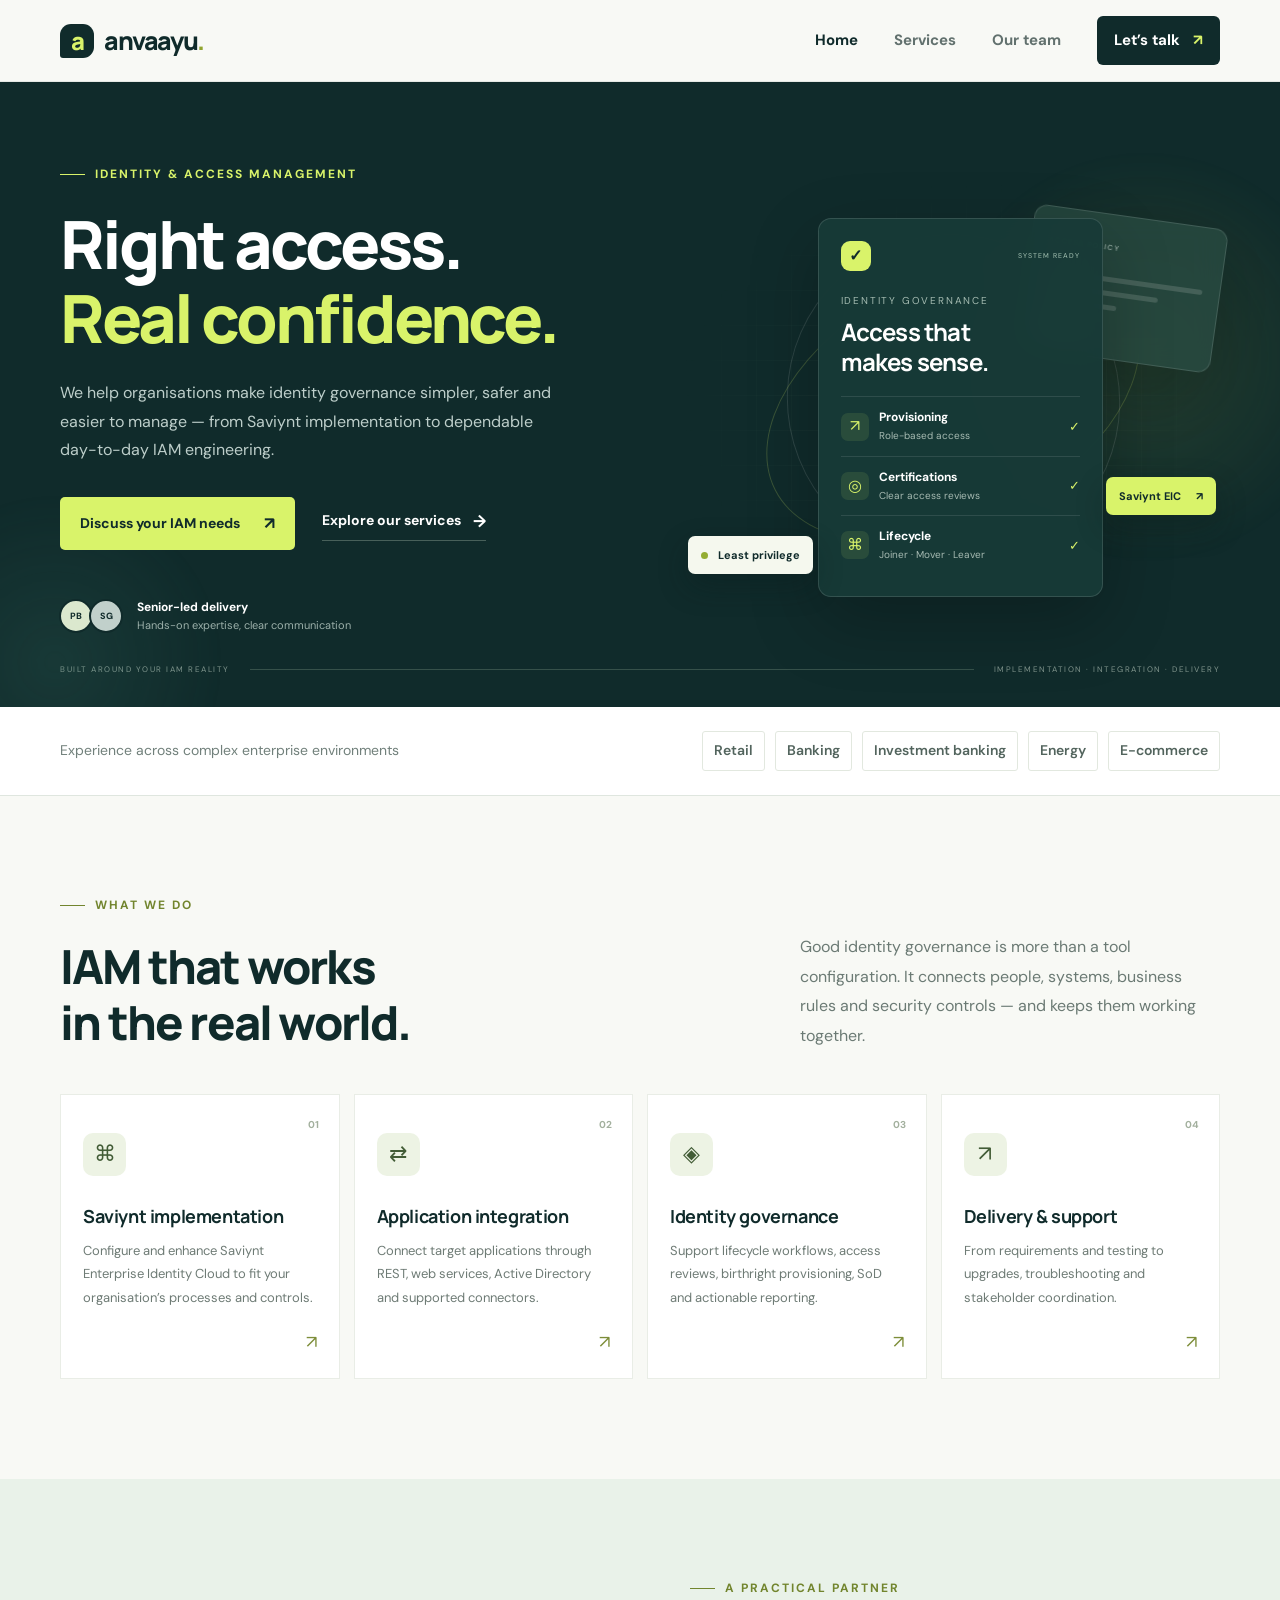
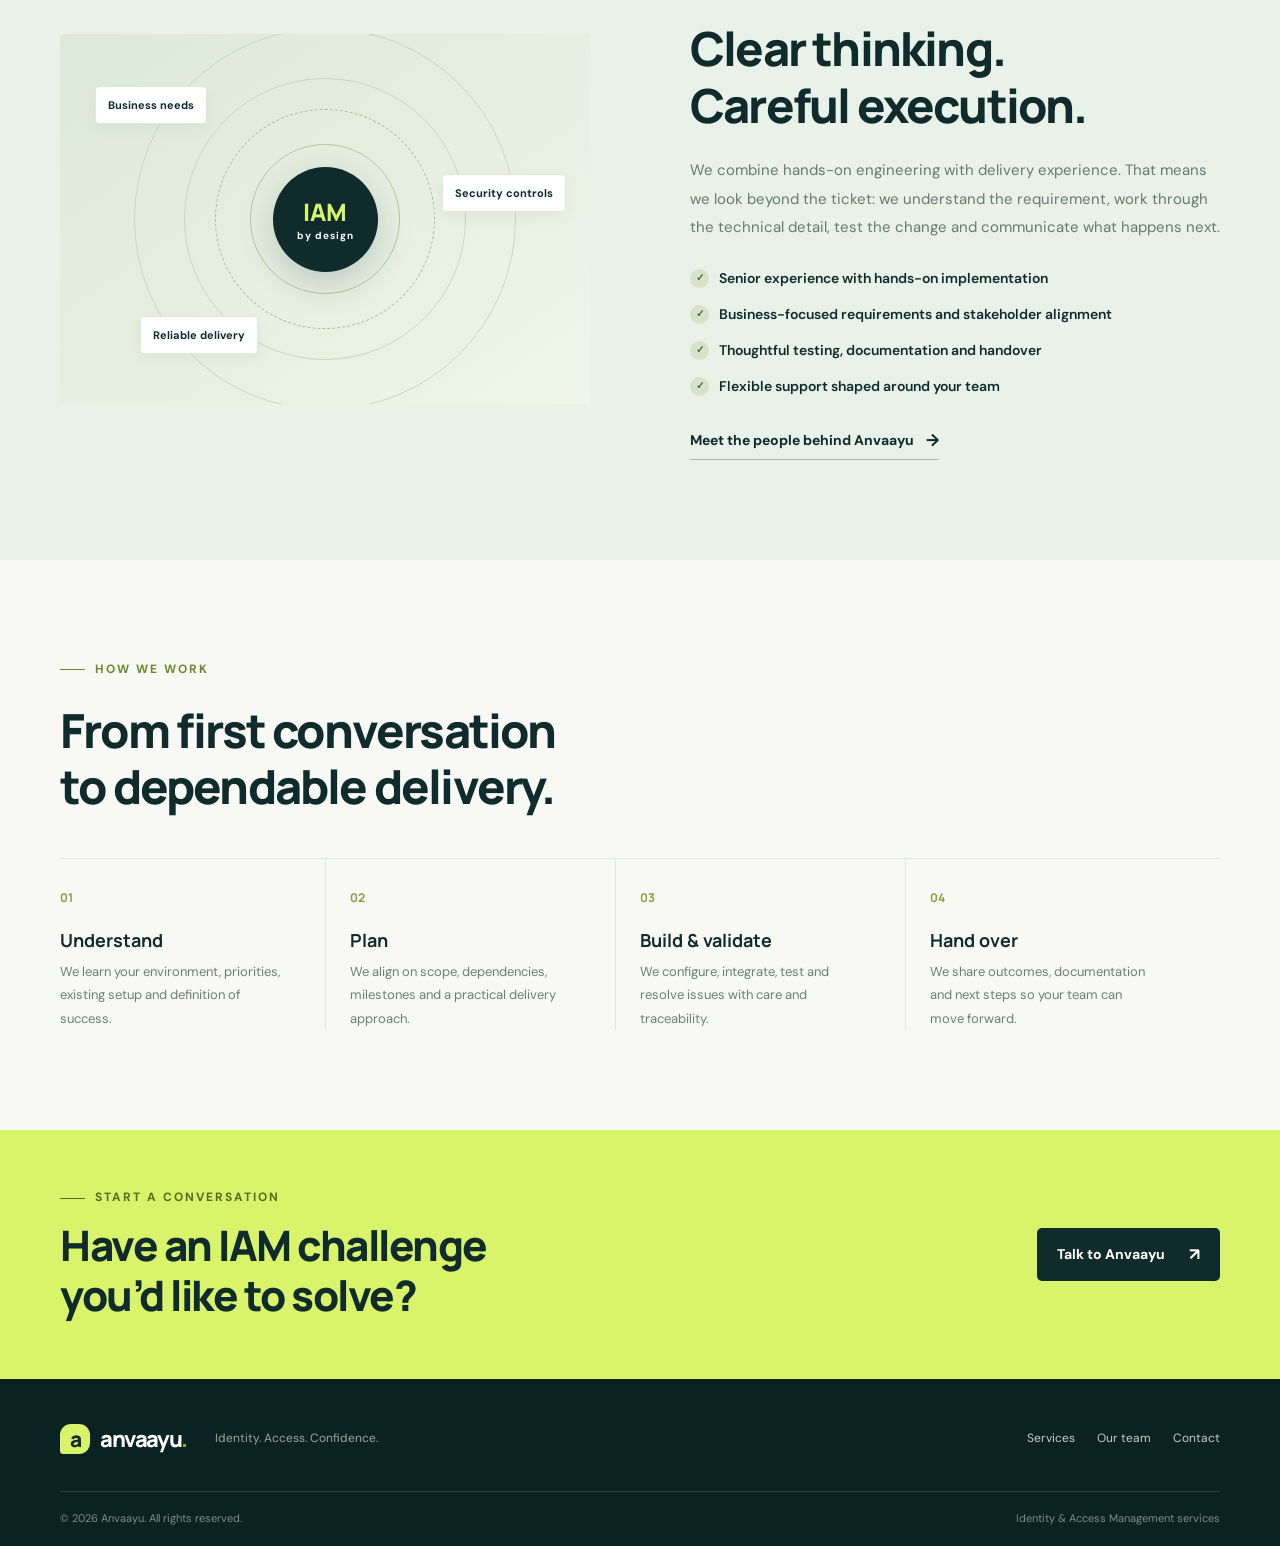
<file: index.html>
<!doctype html>
<html lang="en">
<head>
  <meta charset="utf-8">
  <meta name="viewport" content="width=device-width, initial-scale=1">
  <meta name="description" content="Anvaayu helps organisations strengthen identity governance and administration with Saviynt implementation, IAM engineering and delivery support.">
  <meta name="theme-color" content="#102b2b">
  <title>Anvaayu | Identity. Access. Confidence.</title>
  <link rel="preconnect" href="https://fonts.googleapis.com">
  <link rel="preconnect" href="https://fonts.gstatic.com" crossorigin>
  <link href="https://fonts.googleapis.com/css2?family=DM+Sans:wght@400;500;600;700&family=Manrope:wght@400;500;600;700;800&display=swap" rel="stylesheet">
  <link rel="stylesheet" href="assets/css/style.css">
  <link rel="stylesheet" href="assets/css/temporary-surprise.css">
  <script src="assets/js/main.js" defer></script>
  <script src="assets/js/temporary-surprise.js" defer></script>
</head>
<body>
  <a class="skip-link" href="#main">Skip to content</a>
  <header class="site-header">
    <div class="container nav-wrap">
      <a class="brand" href="index.html" aria-label="Anvaayu home"><span class="brand-mark">a</span><span>anvaayu<span class="brand-dot">.</span></span></a>
      <button class="menu-toggle" aria-label="Open navigation" aria-expanded="false"><span></span><span></span><span></span></button>
      <nav class="main-nav" aria-label="Main navigation">
        <a class="active" href="index.html">Home</a><a href="services.html">Services</a><a href="team.html">Our team</a><a href="contact.html" class="nav-cta">Let’s talk <span aria-hidden="true">↗</span></a>
      </nav>
    </div>
  </header>

  <main id="main">
    <section class="hero section-dark">
      <div class="hero-orb orb-one"></div><div class="hero-orb orb-two"></div>
      <div class="container hero-grid">
        <div class="hero-copy">
          <p class="eyebrow"><span class="eyebrow-line"></span> Identity & Access Management</p>
          <h1>Right access.<br><span>Real confidence.</span></h1>
          <p class="hero-intro">We help organisations make identity governance simpler, safer and easier to manage — from Saviynt implementation to dependable day-to-day IAM engineering.</p>
          <div class="hero-actions"><a class="button button-lime" href="contact.html">Discuss your IAM needs <span>↗</span></a><a class="text-link light-link" href="services.html">Explore our services <span>→</span></a></div>
          <div class="hero-proof"><div class="proof-avatars"><span>PB</span><span>SG</span></div><p><strong>Senior-led delivery</strong><br><small>Hands-on expertise, clear communication</small></p></div>
        </div>
        <div class="hero-visual" aria-label="Abstract identity access illustration">
          <div class="visual-grid"></div>
          <div class="orbit orbit-a"></div><div class="orbit orbit-b"></div>
          <div class="identity-card card-back"><span class="mini-label">ACCESS POLICY</span><div class="fake-lines"><i></i><i></i><i></i></div><span class="status-pill">Governed</span></div>
          <div class="identity-card card-main"><div class="card-top"><span class="shield-icon">✓</span><span class="live-dot">SYSTEM READY</span></div><p class="card-kicker">IDENTITY GOVERNANCE</p><h3>Access that<br>makes sense.</h3><div class="access-row"><span class="access-icon">↗</span><div><b>Provisioning</b><small>Role-based access</small></div><span class="check">✓</span></div><div class="access-row"><span class="access-icon">◎</span><div><b>Certifications</b><small>Clear access reviews</small></div><span class="check">✓</span></div><div class="access-row"><span class="access-icon">⌘</span><div><b>Lifecycle</b><small>Joiner · Mover · Leaver</small></div><span class="check">✓</span></div></div>
          <div class="floating-chip chip-one"><span class="chip-dot"></span> Least privilege</div><div class="floating-chip chip-two">Saviynt EIC <b>↗</b></div>
        </div>
      </div>
      <div class="container hero-bottom"><span>BUILT AROUND YOUR IAM REALITY</span><div class="hero-bottom-line"></div><span>IMPLEMENTATION · INTEGRATION · DELIVERY</span></div>
    </section>

    <section class="trust-strip"><div class="container trust-inner"><p>Experience across complex enterprise environments</p><div class="trust-tags"><span>Retail</span><span>Banking</span><span>Investment banking</span><span>Energy</span><span>E-commerce</span></div></div></section>

    <section class="section section-light">
      <div class="container">
        <div class="section-heading split-heading"><div><p class="eyebrow"><span class="eyebrow-line"></span> What we do</p><h2>IAM that works<br>in the real world.</h2></div><p class="section-lead">Good identity governance is more than a tool configuration. It connects people, systems, business rules and security controls — and keeps them working together.</p></div>
        <div class="service-grid">
          <a class="service-card" href="services.html#saviynt"><span class="service-number">01</span><span class="service-icon">⌘</span><h3>Saviynt implementation</h3><p>Configure and enhance Saviynt Enterprise Identity Cloud to fit your organisation’s processes and controls.</p><span class="card-arrow">↗</span></a>
          <a class="service-card" href="services.html#integration"><span class="service-number">02</span><span class="service-icon">⇄</span><h3>Application integration</h3><p>Connect target applications through REST, web services, Active Directory and supported connectors.</p><span class="card-arrow">↗</span></a>
          <a class="service-card" href="services.html#governance"><span class="service-number">03</span><span class="service-icon">◈</span><h3>Identity governance</h3><p>Support lifecycle workflows, access reviews, birthright provisioning, SoD and actionable reporting.</p><span class="card-arrow">↗</span></a>
          <a class="service-card" href="services.html#delivery"><span class="service-number">04</span><span class="service-icon">↗</span><h3>Delivery & support</h3><p>From requirements and testing to upgrades, troubleshooting and stakeholder coordination.</p><span class="card-arrow">↗</span></a>
        </div>
      </div>
    </section>

    <section class="section section-mint">
      <div class="container feature-grid">
        <div class="feature-art"><div class="feature-ring ring-1"></div><div class="feature-ring ring-2"></div><div class="feature-center"><span>IAM</span><b>by design</b></div><div class="feature-label label-a">Business needs</div><div class="feature-label label-b">Security controls</div><div class="feature-label label-c">Reliable delivery</div></div>
        <div class="feature-copy"><p class="eyebrow"><span class="eyebrow-line"></span> A practical partner</p><h2>Clear thinking.<br>Careful execution.</h2><p>We combine hands-on engineering with delivery experience. That means we look beyond the ticket: we understand the requirement, work through the technical detail, test the change and communicate what happens next.</p><ul class="check-list"><li><span>✓</span> Senior experience with hands-on implementation</li><li><span>✓</span> Business-focused requirements and stakeholder alignment</li><li><span>✓</span> Thoughtful testing, documentation and handover</li><li><span>✓</span> Flexible support shaped around your team</li></ul><a class="text-link" href="team.html">Meet the people behind Anvaayu <span>→</span></a></div>
      </div>
    </section>

    <section class="section section-light">
      <div class="container">
        <div class="section-heading"><p class="eyebrow"><span class="eyebrow-line"></span> How we work</p><h2>From first conversation<br>to dependable delivery.</h2></div>
        <div class="process-grid"><div class="process-step"><span>01</span><h3>Understand</h3><p>We learn your environment, priorities, existing setup and definition of success.</p></div><div class="process-step"><span>02</span><h3>Plan</h3><p>We align on scope, dependencies, milestones and a practical delivery approach.</p></div><div class="process-step"><span>03</span><h3>Build & validate</h3><p>We configure, integrate, test and resolve issues with care and traceability.</p></div><div class="process-step"><span>04</span><h3>Hand over</h3><p>We share outcomes, documentation and next steps so your team can move forward.</p></div></div>
      </div>
    </section>

    <section class="cta-band"><div class="container cta-inner"><div><p class="eyebrow"><span class="eyebrow-line"></span> Start a conversation</p><h2>Have an IAM challenge<br>you’d like to solve?</h2></div><a class="button button-dark" href="contact.html">Talk to Anvaayu <span>↗</span></a></div></section>
  </main>

  <footer class="site-footer"><div class="container footer-main"><a class="brand brand-footer" href="index.html"><span class="brand-mark">a</span><span>anvaayu<span class="brand-dot">.</span></span></a><p>Identity. Access. Confidence.</p><div class="footer-links"><a href="services.html">Services</a><a href="team.html">Our team</a><a href="contact.html">Contact</a></div></div><div class="container footer-bottom"><span>© <span data-year></span> Anvaayu. All rights reserved.</span><span>Identity & Access Management services</span></div></footer>
  

<!-- Temporary Anvaayu founder surprise -->
<div
  class="surprise-overlay"
  id="founder-surprise"
  hidden
>
  <section
    class="surprise-card"
    role="dialog"
    aria-modal="true"
    aria-labelledby="surprise-title"
    aria-describedby="surprise-message"
  >
    <button
      class="surprise-close"
      type="button"
      aria-label="Close surprise"
    >
      &times;
    </button>

    <div class="surprise-art" aria-hidden="true">
      <span class="surprise-spark spark-one">✦</span>
      <span class="surprise-spark spark-two">✧</span>
      <span class="surprise-spark spark-three">✦</span>
      <div class="surprise-sun"></div>
      <div class="surprise-plant">🌱</div>
    </div>

    <p class="surprise-eyebrow">A little note for the founders</p>

    <h2 id="surprise-title">
      Congratulations on your first baby!
    </h2>

    <p id="surprise-message" class="surprise-message">
      Every great journey starts with an idea, a little courage,
      and the people who believe in it.
    </p>

    <p class="surprise-wish">
      Here's to Anvaayu — may this be the beginning of something
      extraordinary, filled with growth, meaningful work and success.
    </p>

    <div class="surprise-signoff">
      <span class="surprise-signoff-line"></span>
      <span>Rooting for Anvaayu</span>
      <span class="surprise-signoff-line"></span>
    </div>

    <button class="button button-dark surprise-cta" type="button">
      Celebrate Anvaayu <span aria-hidden="true">↗</span>
    </button>

    <p class="surprise-footer">Made with good wishes 💚</p>
  </section>
</div>
<!-- End temporary Anvaayu founder surprise -->

  
</body>
</html>
</file>
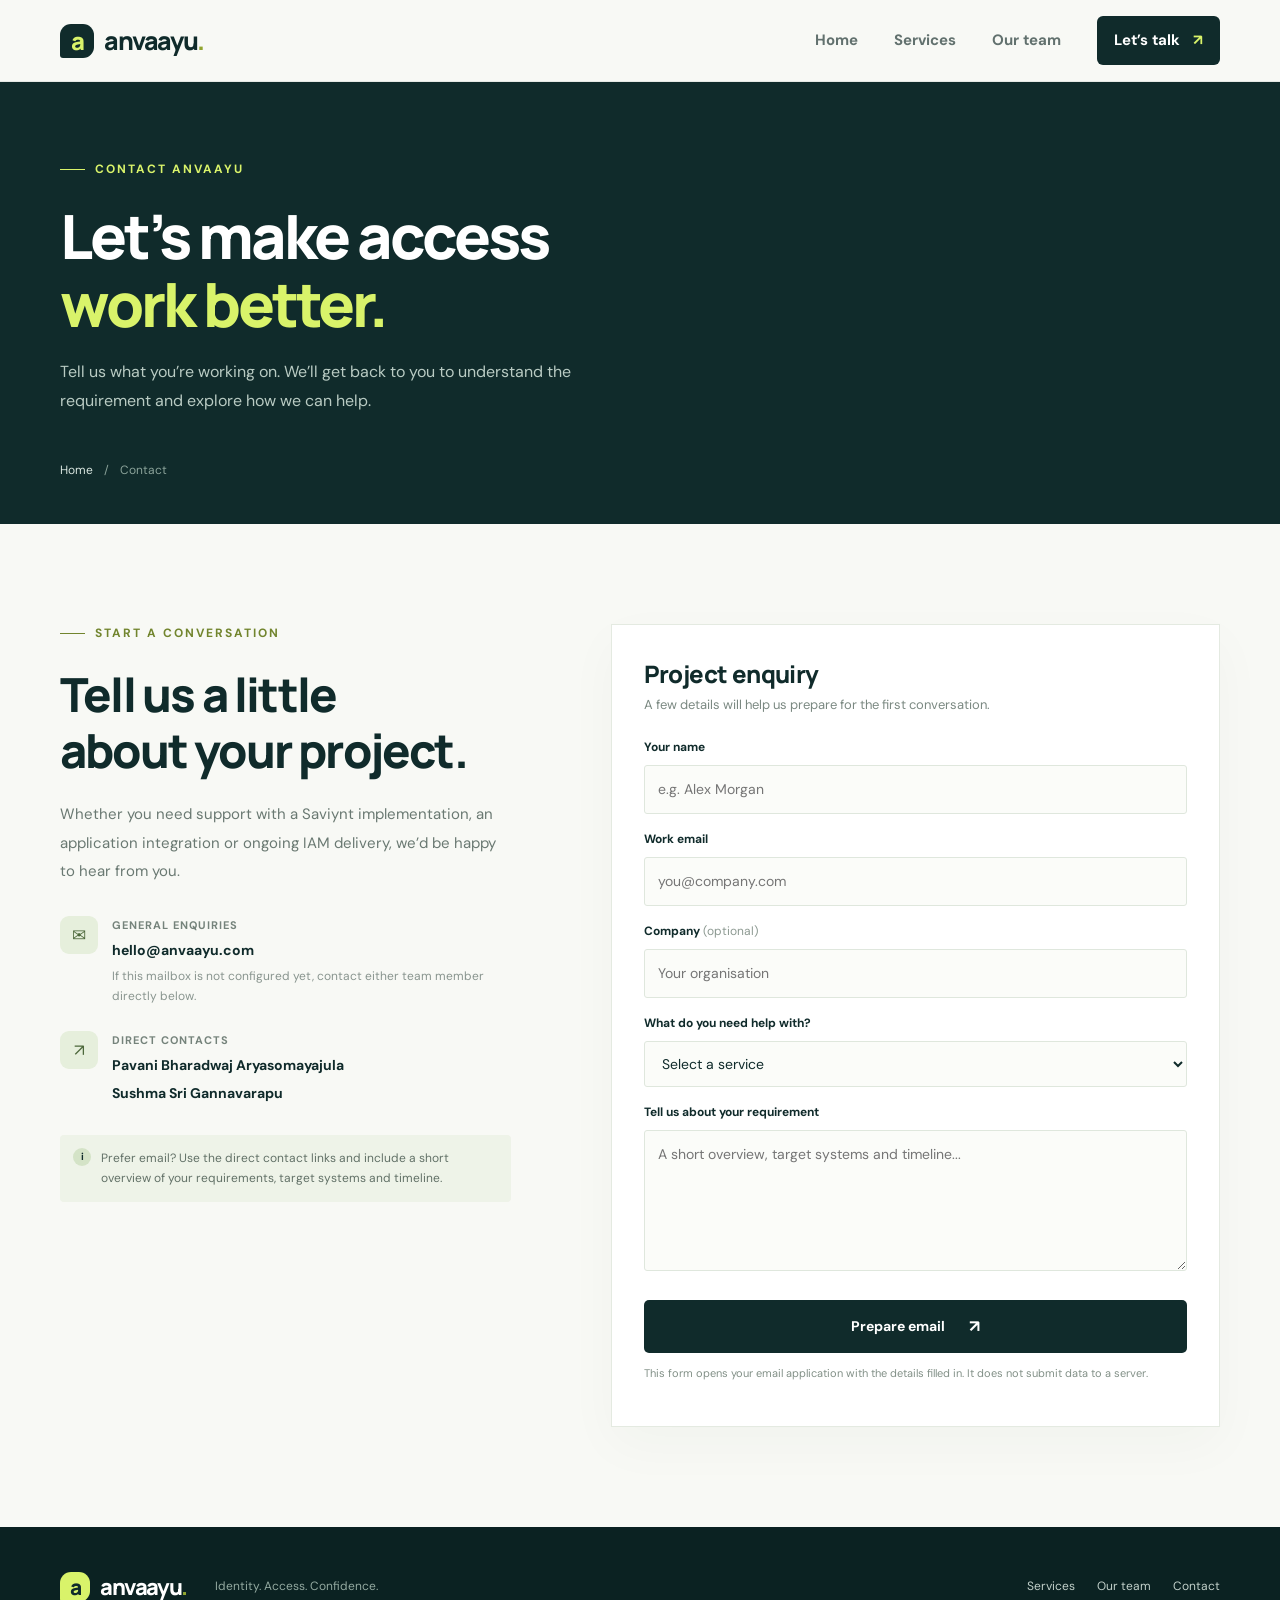
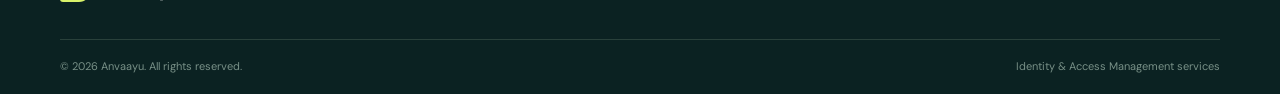
<file: contact.html>
<!doctype html>
<html lang="en"><head><meta charset="utf-8"><meta name="viewport" content="width=device-width, initial-scale=1"><meta name="description" content="Contact Anvaayu to discuss Saviynt implementation, IAM engineering and identity governance support."><meta name="theme-color" content="#102b2b"><title>Contact | Anvaayu</title><link rel="preconnect" href="https://fonts.googleapis.com"><link rel="preconnect" href="https://fonts.gstatic.com" crossorigin><link href="https://fonts.googleapis.com/css2?family=DM+Sans:wght@400;500;600;700&family=Manrope:wght@400;500;600;700;800&display=swap" rel="stylesheet"><link rel="stylesheet" href="assets/css/style.css"><script src="assets/js/main.js" defer></script></head>
<body><a class="skip-link" href="#main">Skip to content</a><header class="site-header"><div class="container nav-wrap"><a class="brand" href="index.html"><span class="brand-mark">a</span><span>anvaayu<span class="brand-dot">.</span></span></a><button class="menu-toggle" aria-label="Open navigation" aria-expanded="false"><span></span><span></span><span></span></button><nav class="main-nav" aria-label="Main navigation"><a href="index.html">Home</a><a href="services.html">Services</a><a href="team.html">Our team</a><a class="active nav-cta" href="contact.html">Let’s talk <span>↗</span></a></nav></div></header>
<main id="main"><section class="page-hero section-dark"><div class="container page-hero-inner"><p class="eyebrow"><span class="eyebrow-line"></span> Contact Anvaayu</p><h1>Let’s make access<br><span>work better.</span></h1><p>Tell us what you’re working on. We’ll get back to you to understand the requirement and explore how we can help.</p><div class="breadcrumbs"><a href="index.html">Home</a><span>/</span><span>Contact</span></div></div></section>
<section class="section section-light"><div class="container contact-grid"><div class="contact-copy"><p class="eyebrow"><span class="eyebrow-line"></span> Start a conversation</p><h2>Tell us a little<br>about your project.</h2><p>Whether you need support with a Saviynt implementation, an application integration or ongoing IAM delivery, we’d be happy to hear from you.</p><div class="contact-detail"><span class="contact-symbol">✉</span><div><small>General enquiries</small><a href="mailto:hello@anvaayu.com">hello@anvaayu.com</a><p class="small-note">If this mailbox is not configured yet, contact either team member directly below.</p></div></div><div class="contact-detail"><span class="contact-symbol">↗</span><div><small>Direct contacts</small><a href="mailto:pavanibharadwaj93@gmail.com">Pavani Bharadwaj Aryasomayajula</a><a href="mailto:sushmasri1699@gmail.com">Sushma Sri Gannavarapu</a></div></div><div class="contact-note"><span>i</span><p>Prefer email? Use the direct contact links and include a short overview of your requirements, target systems and timeline.</p></div></div>
<form class="contact-form" id="contact-form"><h3>Project enquiry</h3><p class="form-subtitle">A few details will help us prepare for the first conversation.</p><label for="name">Your name</label><input id="name" name="name" autocomplete="name" required placeholder="e.g. Alex Morgan"><label for="email">Work email</label><input id="email" name="email" type="email" autocomplete="email" required placeholder="you@company.com"><label for="company">Company <span>(optional)</span></label><input id="company" name="company" autocomplete="organization" placeholder="Your organisation"><label for="service">What do you need help with?</label><select id="service" name="service" required><option value="">Select a service</option><option>Saviynt implementation or enhancement</option><option>Application integration</option><option>Identity governance and lifecycle</option><option>Testing, upgrade or support</option><option>Other IAM requirement</option></select><label for="message">Tell us about your requirement</label><textarea id="message" name="message" rows="5" required placeholder="A short overview, target systems and timeline..."></textarea><button class="button button-dark form-submit" type="submit">Prepare email <span>↗</span></button><p class="form-disclaimer">This form opens your email application with the details filled in. It does not submit data to a server.</p><p class="form-status" id="form-status" role="status" aria-live="polite"></p></form></div></section></main>
<footer class="site-footer"><div class="container footer-main"><a class="brand brand-footer" href="index.html"><span class="brand-mark">a</span><span>anvaayu<span class="brand-dot">.</span></span></a><p>Identity. Access. Confidence.</p><div class="footer-links"><a href="services.html">Services</a><a href="team.html">Our team</a><a href="contact.html">Contact</a></div></div><div class="container footer-bottom"><span>© <span data-year></span> Anvaayu. All rights reserved.</span><span>Identity & Access Management services</span></div></footer></body></html>
</file>
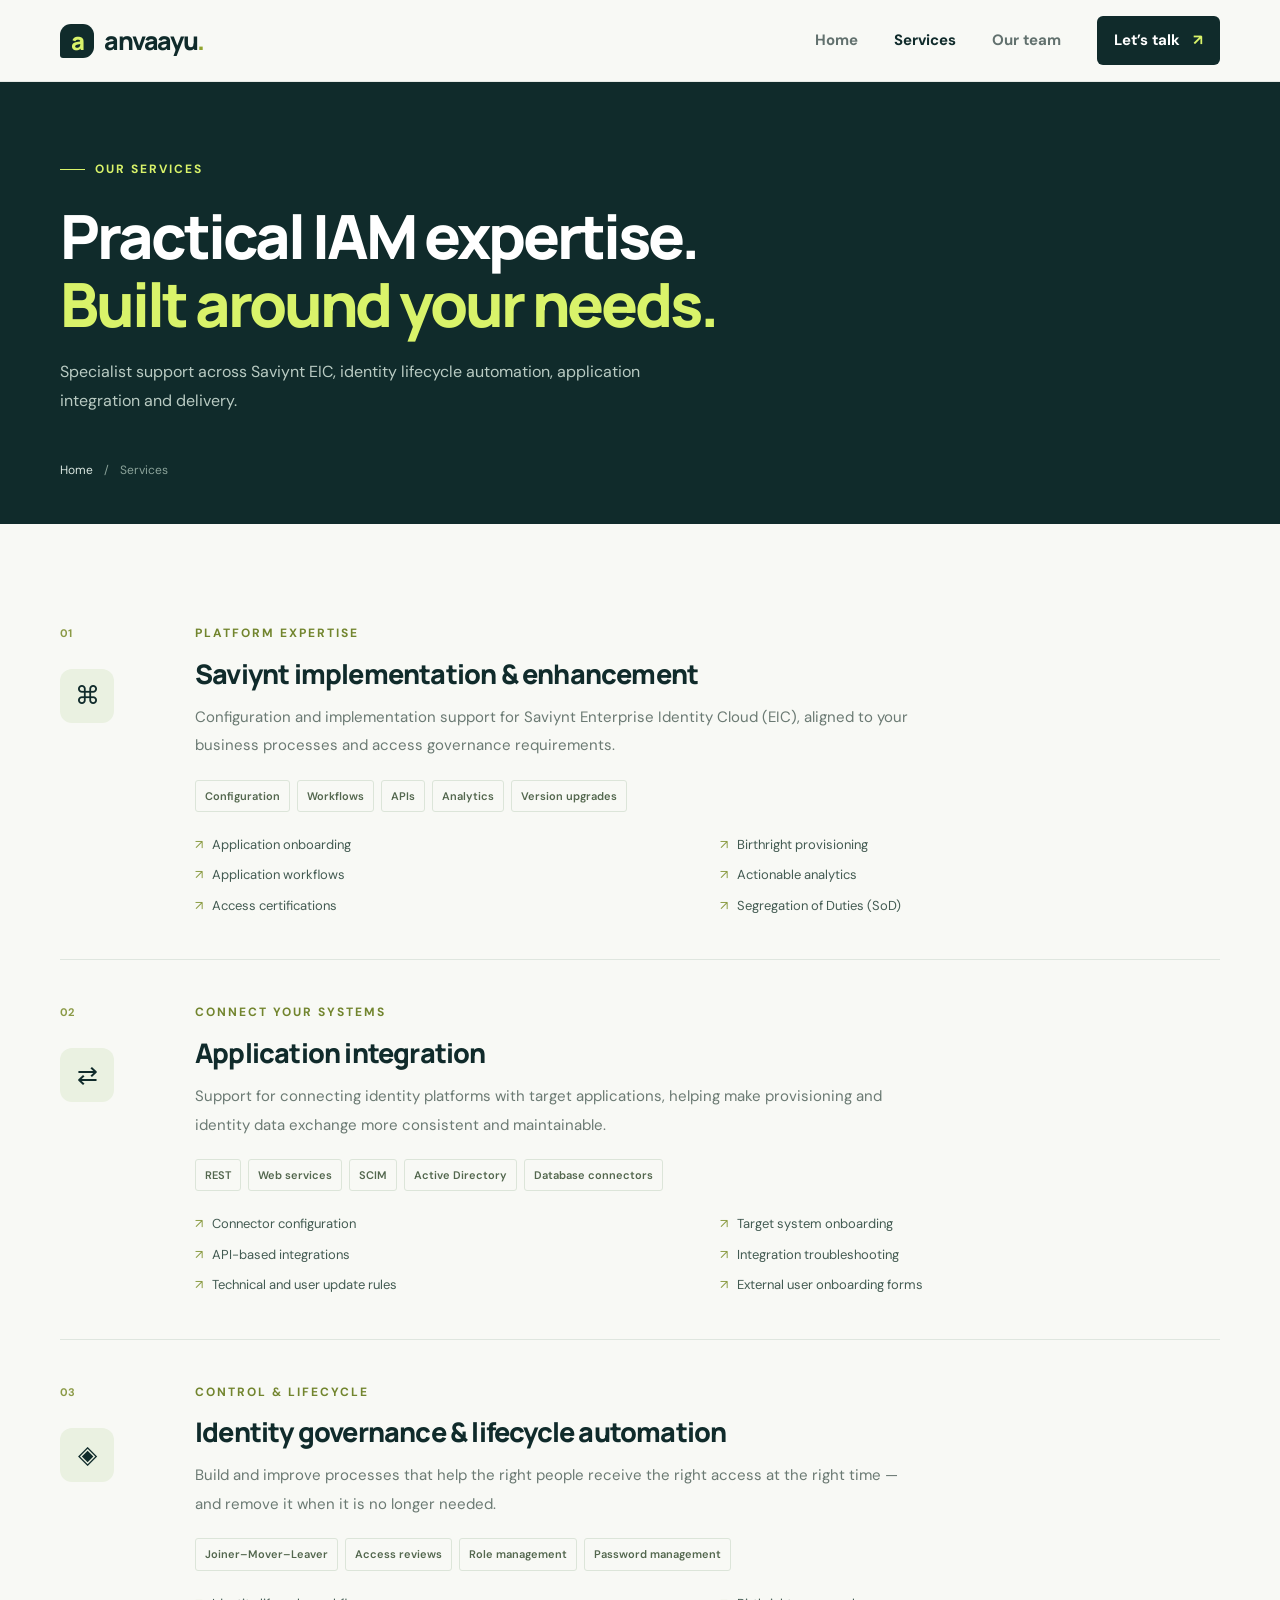
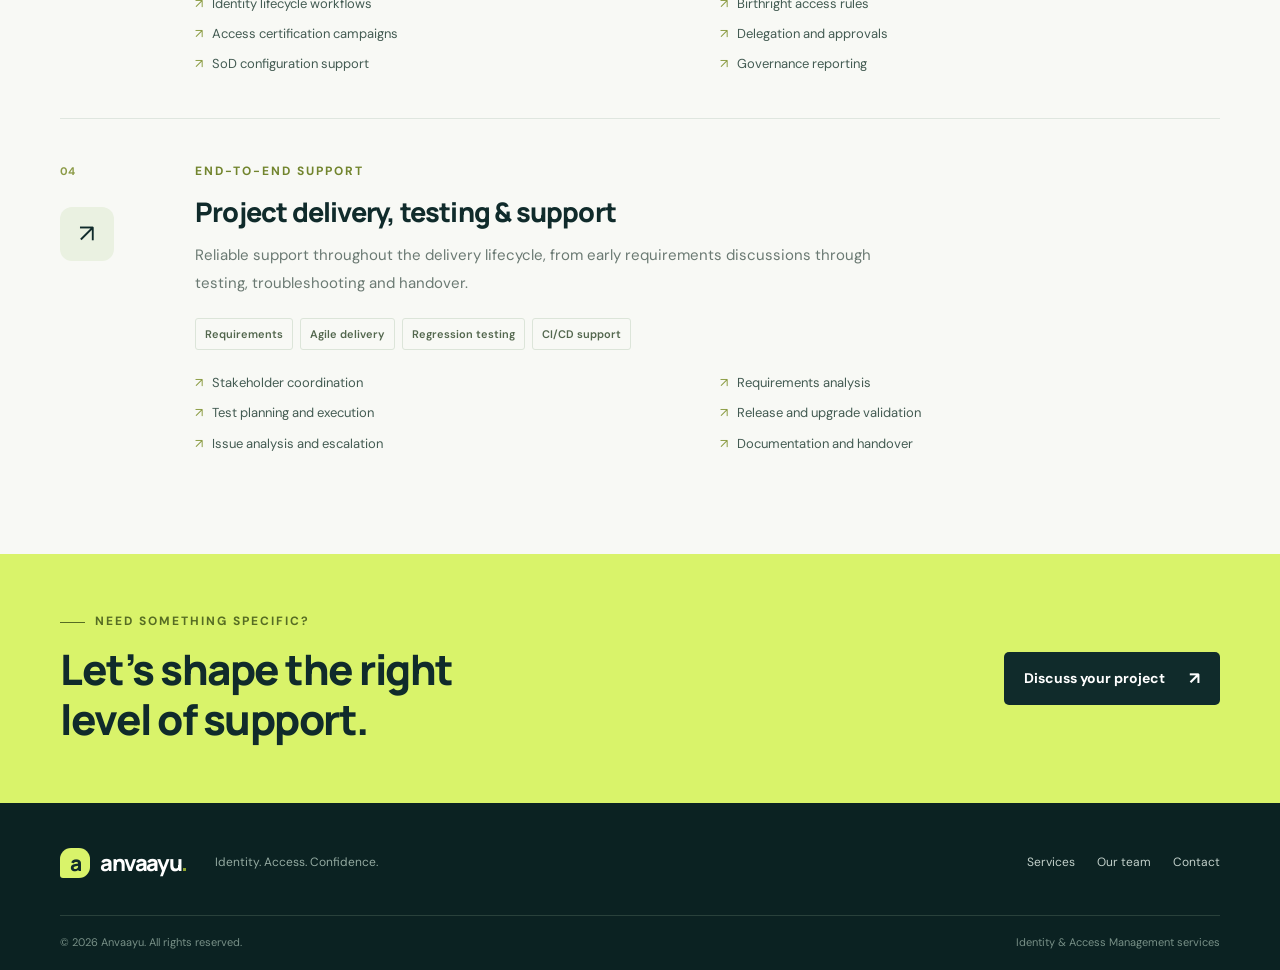
<file: services.html>
<!doctype html>
<html lang="en"><head><meta charset="utf-8"><meta name="viewport" content="width=device-width, initial-scale=1"><meta name="description" content="Explore Anvaayu's Saviynt and Identity & Access Management services."><meta name="theme-color" content="#102b2b"><title>Services | Anvaayu</title><link rel="preconnect" href="https://fonts.googleapis.com"><link rel="preconnect" href="https://fonts.gstatic.com" crossorigin><link href="https://fonts.googleapis.com/css2?family=DM+Sans:wght@400;500;600;700&family=Manrope:wght@400;500;600;700;800&display=swap" rel="stylesheet"><link rel="stylesheet" href="assets/css/style.css"><script src="assets/js/main.js" defer></script></head>
<body><a class="skip-link" href="#main">Skip to content</a><header class="site-header"><div class="container nav-wrap"><a class="brand" href="index.html"><span class="brand-mark">a</span><span>anvaayu<span class="brand-dot">.</span></span></a><button class="menu-toggle" aria-label="Open navigation" aria-expanded="false"><span></span><span></span><span></span></button><nav class="main-nav" aria-label="Main navigation"><a href="index.html">Home</a><a class="active" href="services.html">Services</a><a href="team.html">Our team</a><a href="contact.html" class="nav-cta">Let’s talk <span>↗</span></a></nav></div></header>
<main id="main"><section class="page-hero section-dark"><div class="container page-hero-inner"><p class="eyebrow"><span class="eyebrow-line"></span> Our services</p><h1>Practical IAM expertise.<br><span>Built around your needs.</span></h1><p>Specialist support across Saviynt EIC, identity lifecycle automation, application integration and delivery.</p><div class="breadcrumbs"><a href="index.html">Home</a><span>/</span><span>Services</span></div></div></section>
<section class="section section-light"><div class="container service-detail-list">
<article class="service-detail" id="saviynt"><div class="detail-aside"><span class="detail-index">01</span><span class="detail-symbol">⌘</span></div><div class="detail-content"><p class="eyebrow">Platform expertise</p><h2>Saviynt implementation & enhancement</h2><p>Configuration and implementation support for Saviynt Enterprise Identity Cloud (EIC), aligned to your business processes and access governance requirements.</p><div class="tag-list"><span>Configuration</span><span>Workflows</span><span>APIs</span><span>Analytics</span><span>Version upgrades</span></div><ul class="two-col-list"><li>Application onboarding</li><li>Birthright provisioning</li><li>Application workflows</li><li>Actionable analytics</li><li>Access certifications</li><li>Segregation of Duties (SoD)</li></ul></div></article>
<article class="service-detail" id="integration"><div class="detail-aside"><span class="detail-index">02</span><span class="detail-symbol">⇄</span></div><div class="detail-content"><p class="eyebrow">Connect your systems</p><h2>Application integration</h2><p>Support for connecting identity platforms with target applications, helping make provisioning and identity data exchange more consistent and maintainable.</p><div class="tag-list"><span>REST</span><span>Web services</span><span>SCIM</span><span>Active Directory</span><span>Database connectors</span></div><ul class="two-col-list"><li>Connector configuration</li><li>Target system onboarding</li><li>API-based integrations</li><li>Integration troubleshooting</li><li>Technical and user update rules</li><li>External user onboarding forms</li></ul></div></article>
<article class="service-detail" id="governance"><div class="detail-aside"><span class="detail-index">03</span><span class="detail-symbol">◈</span></div><div class="detail-content"><p class="eyebrow">Control & lifecycle</p><h2>Identity governance & lifecycle automation</h2><p>Build and improve processes that help the right people receive the right access at the right time — and remove it when it is no longer needed.</p><div class="tag-list"><span>Joiner–Mover–Leaver</span><span>Access reviews</span><span>Role management</span><span>Password management</span></div><ul class="two-col-list"><li>Identity lifecycle workflows</li><li>Birthright access rules</li><li>Access certification campaigns</li><li>Delegation and approvals</li><li>SoD configuration support</li><li>Governance reporting</li></ul></div></article>
<article class="service-detail" id="delivery"><div class="detail-aside"><span class="detail-index">04</span><span class="detail-symbol">↗</span></div><div class="detail-content"><p class="eyebrow">End-to-end support</p><h2>Project delivery, testing & support</h2><p>Reliable support throughout the delivery lifecycle, from early requirements discussions through testing, troubleshooting and handover.</p><div class="tag-list"><span>Requirements</span><span>Agile delivery</span><span>Regression testing</span><span>CI/CD support</span></div><ul class="two-col-list"><li>Stakeholder coordination</li><li>Requirements analysis</li><li>Test planning and execution</li><li>Release and upgrade validation</li><li>Issue analysis and escalation</li><li>Documentation and handover</li></ul></div></article>
</div></section>
<section class="cta-band"><div class="container cta-inner"><div><p class="eyebrow"><span class="eyebrow-line"></span> Need something specific?</p><h2>Let’s shape the right<br>level of support.</h2></div><a class="button button-dark" href="contact.html">Discuss your project <span>↗</span></a></div></section></main>
<footer class="site-footer"><div class="container footer-main"><a class="brand brand-footer" href="index.html"><span class="brand-mark">a</span><span>anvaayu<span class="brand-dot">.</span></span></a><p>Identity. Access. Confidence.</p><div class="footer-links"><a href="services.html">Services</a><a href="team.html">Our team</a><a href="contact.html">Contact</a></div></div><div class="container footer-bottom"><span>© <span data-year></span> Anvaayu. All rights reserved.</span><span>Identity & Access Management services</span></div></footer></body></html>
</file>
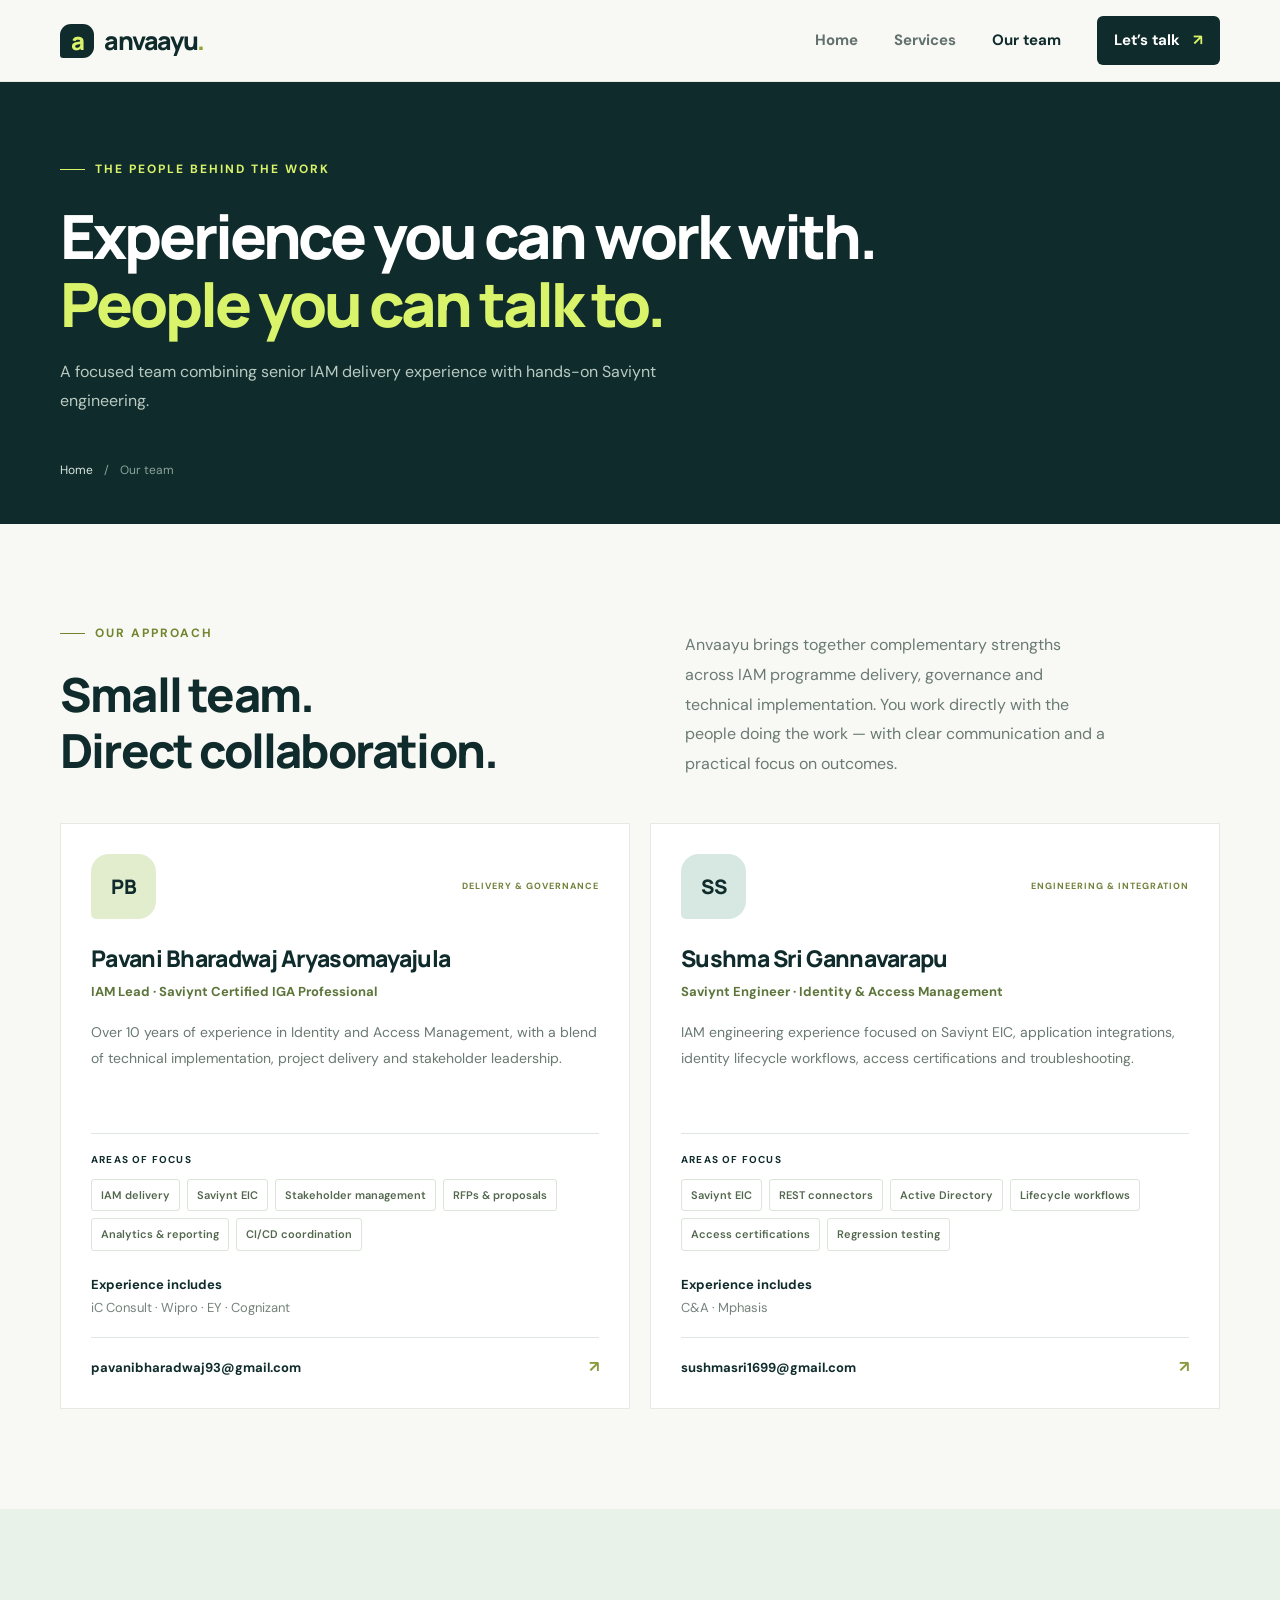
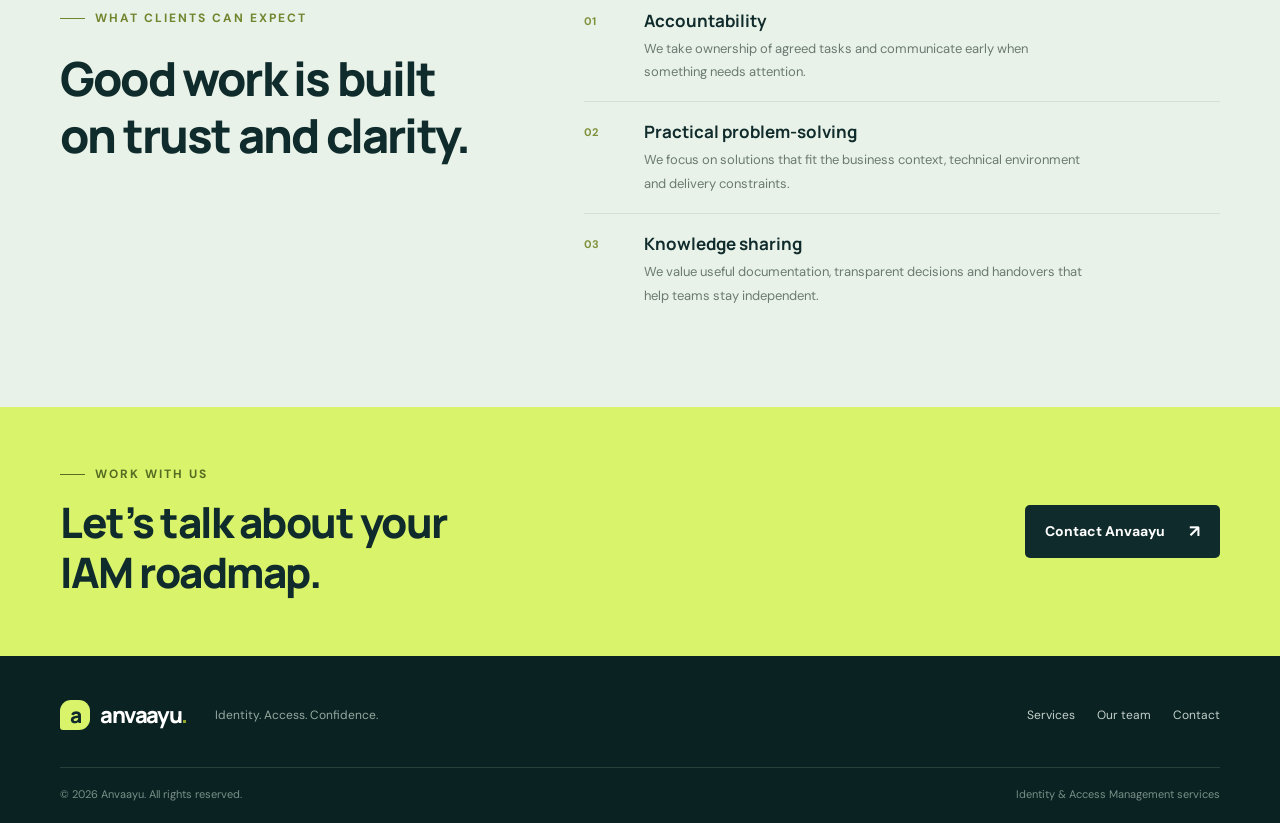
<file: team.html>
<!doctype html>
<html lang="en"><head><meta charset="utf-8"><meta name="viewport" content="width=device-width, initial-scale=1"><meta name="description" content="Meet Anvaayu's IAM specialists with experience in Saviynt, identity governance and enterprise delivery."><meta name="theme-color" content="#102b2b"><title>Our team | Anvaayu</title><link rel="preconnect" href="https://fonts.googleapis.com"><link rel="preconnect" href="https://fonts.gstatic.com" crossorigin><link href="https://fonts.googleapis.com/css2?family=DM+Sans:wght@400;500;600;700&family=Manrope:wght@400;500;600;700;800&display=swap" rel="stylesheet"><link rel="stylesheet" href="assets/css/style.css"><script src="assets/js/main.js" defer></script></head>
<body><a class="skip-link" href="#main">Skip to content</a><header class="site-header"><div class="container nav-wrap"><a class="brand" href="index.html"><span class="brand-mark">a</span><span>anvaayu<span class="brand-dot">.</span></span></a><button class="menu-toggle" aria-label="Open navigation" aria-expanded="false"><span></span><span></span><span></span></button><nav class="main-nav" aria-label="Main navigation"><a href="index.html">Home</a><a href="services.html">Services</a><a class="active" href="team.html">Our team</a><a href="contact.html" class="nav-cta">Let’s talk <span>↗</span></a></nav></div></header>
<main id="main"><section class="page-hero section-dark"><div class="container page-hero-inner"><p class="eyebrow"><span class="eyebrow-line"></span> The people behind the work</p><h1>Experience you can work with.<br><span>People you can talk to.</span></h1><p>A focused team combining senior IAM delivery experience with hands-on Saviynt engineering.</p><div class="breadcrumbs"><a href="index.html">Home</a><span>/</span><span>Our team</span></div></div></section>
<section class="section section-light"><div class="container team-intro"><div><p class="eyebrow"><span class="eyebrow-line"></span> Our approach</p><h2>Small team.<br>Direct collaboration.</h2></div><p class="section-lead">Anvaayu brings together complementary strengths across IAM programme delivery, governance and technical implementation. You work directly with the people doing the work — with clear communication and a practical focus on outcomes.</p></div>
<div class="container team-grid">
<article class="person-card"><div class="person-top"><div class="person-avatar avatar-p">PB</div><span class="person-label">Delivery & governance</span></div><h3>Pavani Bharadwaj Aryasomayajula</h3><p class="person-role">IAM Lead · Saviynt Certified IGA Professional</p><p class="person-bio">Over 10 years of experience in Identity and Access Management, with a blend of technical implementation, project delivery and stakeholder leadership.</p><div class="person-divider"></div><h4>Areas of focus</h4><div class="tag-list"><span>IAM delivery</span><span>Saviynt EIC</span><span>Stakeholder management</span><span>RFPs & proposals</span><span>Analytics & reporting</span><span>CI/CD coordination</span></div><p class="person-experience"><strong>Experience includes</strong><br>iC Consult · Wipro · EY · Cognizant</p><a class="person-email" href="mailto:pavanibharadwaj93@gmail.com">pavanibharadwaj93@gmail.com <span>↗</span></a></article>
<article class="person-card"><div class="person-top"><div class="person-avatar avatar-s">SS</div><span class="person-label">Engineering & integration</span></div><h3>Sushma Sri Gannavarapu</h3><p class="person-role">Saviynt Engineer · Identity & Access Management</p><p class="person-bio">IAM engineering experience focused on Saviynt EIC, application integrations, identity lifecycle workflows, access certifications and troubleshooting.</p><div class="person-divider"></div><h4>Areas of focus</h4><div class="tag-list"><span>Saviynt EIC</span><span>REST connectors</span><span>Active Directory</span><span>Lifecycle workflows</span><span>Access certifications</span><span>Regression testing</span></div><p class="person-experience"><strong>Experience includes</strong><br>C&A · Mphasis</p><a class="person-email" href="mailto:sushmasri1699@gmail.com">sushmasri1699@gmail.com <span>↗</span></a></article>
</div></section>
<section class="section section-mint"><div class="container values-grid"><div><p class="eyebrow"><span class="eyebrow-line"></span> What clients can expect</p><h2>Good work is built<br>on trust and clarity.</h2></div><div class="values-list"><div><span>01</span><section><h3>Accountability</h3><p>We take ownership of agreed tasks and communicate early when something needs attention.</p></section></div><div><span>02</span><section><h3>Practical problem-solving</h3><p>We focus on solutions that fit the business context, technical environment and delivery constraints.</p></section></div><div><span>03</span><section><h3>Knowledge sharing</h3><p>We value useful documentation, transparent decisions and handovers that help teams stay independent.</p></section></div></div></div></section>
<section class="cta-band"><div class="container cta-inner"><div><p class="eyebrow"><span class="eyebrow-line"></span> Work with us</p><h2>Let’s talk about your<br>IAM roadmap.</h2></div><a class="button button-dark" href="contact.html">Contact Anvaayu <span>↗</span></a></div></section></main>
<footer class="site-footer"><div class="container footer-main"><a class="brand brand-footer" href="index.html"><span class="brand-mark">a</span><span>anvaayu<span class="brand-dot">.</span></span></a><p>Identity. Access. Confidence.</p><div class="footer-links"><a href="services.html">Services</a><a href="team.html">Our team</a><a href="contact.html">Contact</a></div></div><div class="container footer-bottom"><span>© <span data-year></span> Anvaayu. All rights reserved.</span><span>Identity & Access Management services</span></div></footer></body></html>
</file>
<file: assets/css/style.css>
/* =========================================================
   ANVAAYU — VISUAL SYSTEM
   ========================================================= */

:root {
  --ink: #102b2b;
  --ink-2: #1a3b3a;
  --muted: #647674;
  --paper: #f8f9f5;
  --white: #fff;
  --mint: #e9f2e9;
  --lime: #d9f36a;
  --line: #dfe6df;
  --serif: "Manrope", sans-serif;
  --body: "DM Sans", sans-serif;
  --max: 1160px;
}

/* ---------- Base styles ---------- */

* {
  box-sizing: border-box;
}

html {
  scroll-behavior: smooth;
  scroll-padding-top: 90px;
}

body {
  margin: 0;
  font-family: var(--body);
  color: var(--ink);
  background: var(--paper);
  line-height: 1.65;
  -webkit-font-smoothing: antialiased;
}

a {
  color: inherit;
  text-decoration: none;
}

button,
input,
select,
textarea {
  font: inherit;
}

.container {
  width: min(var(--max), calc(100% - 48px));
  margin-inline: auto;
}

.skip-link {
  position: absolute;
  top: -50px;
  left: 12px;
  padding: 10px 16px;
  background: var(--lime);
  z-index: 99;
}

.skip-link:focus {
  top: 12px;
}

/* ---------- Header and navigation ---------- */

.site-header {
  height: 82px;
  display: flex;
  align-items: center;
  background: rgba(248, 249, 245, 0.97);
  position: sticky;
  top: 0;
  z-index: 50;
  border-bottom: 1px solid rgba(16, 43, 43, 0.08);
  backdrop-filter: blur(16px);
}

.nav-wrap {
  display: flex;
  align-items: center;
  justify-content: space-between;
}

.brand {
  display: inline-flex;
  align-items: center;
  gap: 10px;
  font: 800 25px var(--serif);
  letter-spacing: -1.4px;
}

.brand-mark {
  width: 34px;
  height: 34px;
  display: grid;
  place-items: center;
  border-radius: 11px 11px 11px 3px;
  background: var(--ink);
  color: var(--lime);
  font: 800 24px var(--serif);
  letter-spacing: -2px;
}

.brand-dot {
  color: #91a52f;
}

.main-nav {
  display: flex;
  align-items: center;
  gap: 36px;
  font-size: 15px;
  font-weight: 700;
}

.main-nav > a:not(.nav-cta) {
  color: #62716e;
  transition: color 0.2s;
}

.main-nav > a:hover,
.main-nav > a.active {
  color: var(--ink);
}

.nav-cta {
  padding: 12px 17px;
  border-radius: 6px;
  background: var(--ink);
  color: white !important;
}

.nav-cta span {
  color: var(--lime);
  padding-left: 9px;
}

.menu-toggle {
  display: none;
  background: none;
  border: 0;
  padding: 8px;
}

/* ---------- Shared section styles ---------- */

.section-dark {
  background: var(--ink);
  color: white;
  position: relative;
  overflow: hidden;
}

.eyebrow {
  font-size: 12px;
  text-transform: uppercase;
  letter-spacing: 2px;
  font-weight: 700;
  display: flex;
  align-items: center;
  gap: 10px;
  margin: 0 0 22px;
  color: #72852e;
}

.section-dark .eyebrow,
.page-hero .eyebrow {
  color: var(--lime);
}

.eyebrow-line {
  height: 1px;
  width: 25px;
  background: currentColor;
  display: inline-block;
}

.section {
  padding: 100px 0;
}

.section-light {
  background: var(--paper);
}

.section-mint {
  background: var(--mint);
}

.section-heading {
  margin-bottom: 43px;
}

.section-heading h2,
.feature-copy h2,
.team-intro h2,
.values-grid h2,
.contact-copy h2 {
  font: 800 clamp(32px, 4vw, 47px) / 1.2 var(--serif);
  letter-spacing: -1.8px;
  margin: 0;
}

.split-heading {
  display: flex;
  justify-content: space-between;
  align-items: end;
  gap: 50px;
}

.section-lead {
  max-width: 420px;
  color: #6b7a74;
  font-size: 16px;
  line-height: 1.85;
  margin: 0;
}

/* ---------- Homepage hero ---------- */

.hero {
  min-height: 625px;
  padding: 83px 0 24px;
}

.hero-grid {
  display: grid;
  grid-template-columns: 1.04fr 0.96fr;
  align-items: center;
  gap: 48px;
  position: relative;
  z-index: 2;
}

.hero h1,
.page-hero h1 {
  font: 800 clamp(42px, 5.2vw, 68px) / 1.12 var(--serif);
  letter-spacing: -3px;
  margin: 0 0 23px;
}

.hero h1 span,
.page-hero h1 span {
  color: var(--lime);
}

.hero-intro {
  max-width: 510px;
  font-size: 16px;
  line-height: 1.8;
  color: #bdceca;
  margin: 0;
}

.hero-actions {
  display: flex;
  align-items: center;
  gap: 27px;
  margin-top: 32px;
}

.button {
  display: inline-flex;
  align-items: center;
  justify-content: center;
  gap: 24px;
  padding: 15px 20px;
  border-radius: 5px;
  font-weight: 700;
  font-size: 14px;
  border: 0;
  cursor: pointer;
  transition: transform 0.2s, background 0.2s;
}

.button:hover {
  transform: translateY(-2px);
}

.button-lime {
  background: var(--lime);
  color: var(--ink);
}

.button span {
  font-size: 17px;
  line-height: 1;
}

.text-link {
  display: inline-flex;
  gap: 12px;
  align-items: center;
  font-size: 14px;
  font-weight: 700;
  border-bottom: 1px solid #aeb8a4;
  padding-bottom: 5px;
}

.text-link span {
  font-size: 17px;
}

.light-link {
  color: white;
  border-color: #48605a;
}

.hero-proof {
  display: flex;
  align-items: center;
  gap: 14px;
  margin-top: 48px;
}

.proof-avatars {
  display: flex;
  padding-left: 3px;
}

.proof-avatars span {
  display: grid;
  place-items: center;
  width: 34px;
  height: 34px;
  border-radius: 50%;
  border: 2px solid var(--ink);
  margin-left: -4px;
  background: #dbe8ce;
  color: var(--ink);
  font-size: 9px;
  font-weight: 800;
}

.proof-avatars span + span {
  background: #c1d0cb;
}

.hero-proof p {
  margin: 0;
  font-size: 12px;
  line-height: 1.5;
}

.hero-proof small {
  color: #9cb0aa;
  font-size: 11px;
}

/* ---------- Hero illustration ---------- */

.hero-visual {
  height: 430px;
  position: relative;
  display: grid;
  place-items: center;
}

.visual-grid {
  position: absolute;
  inset: 0;
  background-image:
    linear-gradient(rgba(211, 239, 189, 0.055) 1px, transparent 1px),
    linear-gradient(90deg, rgba(211, 239, 189, 0.055) 1px, transparent 1px);
  background-size: 35px 35px;
  mask-image: radial-gradient(ellipse at center, #000 5%, transparent 73%);
}

.hero-orb {
  position: absolute;
  border-radius: 50%;
  filter: blur(1px);
  pointer-events: none;
}

.orb-one {
  width: 430px;
  height: 430px;
  background: radial-gradient(circle, rgba(130, 158, 68, 0.17), transparent 68%);
  right: -80px;
  top: 60px;
}

.orb-two {
  width: 350px;
  height: 350px;
  background: radial-gradient(circle, rgba(75, 140, 125, 0.15), transparent 68%);
  left: -120px;
  bottom: -130px;
}

.orbit {
  position: absolute;
  border: 1px solid rgba(217, 243, 106, 0.2);
  border-radius: 50%;
  transform: rotate(-27deg);
}

.orbit-a {
  width: 400px;
  height: 245px;
}

.orbit-b {
  width: 335px;
  height: 330px;
  transform: rotate(35deg);
  border-color: rgba(255, 255, 255, 0.12);
}

.identity-card {
  position: absolute;
  border: 1px solid rgba(255, 255, 255, 0.13);
  border-radius: 13px;
  box-shadow: 0 25px 70px rgba(0, 0, 0, 0.24);
  backdrop-filter: blur(15px);
}

.card-main {
  width: 285px;
  background: rgba(24, 58, 55, 0.95);
  padding: 22px;
  z-index: 2;
  transform: translate(7px, 8px);
}

.card-back {
  width: 195px;
  height: 145px;
  background: rgba(40, 75, 66, 0.75);
  right: 0;
  top: 31px;
  padding: 17px;
  transform: rotate(8deg);
}

.card-top {
  display: flex;
  align-items: center;
  justify-content: space-between;
}

.shield-icon {
  width: 30px;
  height: 30px;
  border-radius: 9px;
  background: var(--lime);
  color: var(--ink);
  display: grid;
  place-items: center;
  font-weight: 900;
}

.live-dot {
  font-size: 7px;
  letter-spacing: 1px;
  color: #a7c4b5;
}

.card-kicker {
  font-size: 10px;
  letter-spacing: 1.8px;
  color: #a4bbb1;
  margin: 22px 0 8px;
}

.card-main h3 {
  font: 700 24px / 1.25 var(--serif);
  letter-spacing: -0.8px;
  margin: 0 0 19px;
}

.access-row {
  display: flex;
  align-items: center;
  gap: 10px;
  padding: 11px 0;
  border-top: 1px solid rgba(255, 255, 255, 0.1);
}

.access-icon {
  width: 28px;
  height: 28px;
  border-radius: 7px;
  background: rgba(217, 243, 106, 0.1);
  color: var(--lime);
  display: grid;
  place-items: center;
}

.access-row div {
  display: flex;
  flex-direction: column;
  flex: 1;
}

.access-row b {
  font-size: 12px;
}

.access-row small {
  font-size: 10px;
  color: #a7bbb3;
}

.check {
  color: var(--lime);
  font-size: 13px;
}

.mini-label {
  font-size: 7px;
  letter-spacing: 1.4px;
  color: #c5d7cd;
}

.fake-lines {
  display: grid;
  gap: 9px;
  margin-top: 19px;
}

.fake-lines i {
  height: 5px;
  border-radius: 5px;
  background: rgba(255, 255, 255, 0.14);
  display: block;
}

.fake-lines i:nth-child(2) {
  width: 73%;
}

.fake-lines i:nth-child(3) {
  width: 48%;
}

.status-pill {
  display: inline-block;
  font-size: 7px;
  color: var(--lime);
  background: rgba(217, 243, 106, 0.1);
  padding: 5px 8px;
  border-radius: 20px;
  margin-top: 13px;
}

.floating-chip {
  position: absolute;
  z-index: 3;
  padding: 10px 13px;
  border-radius: 7px;
  background: #f5f8ee;
  color: var(--ink);
  font-size: 11px;
  font-weight: 700;
  box-shadow: 0 12px 30px #081b1b55;
}

.chip-one {
  bottom: 41px;
  left: 2px;
}

.chip-dot {
  display: inline-block;
  width: 7px;
  height: 7px;
  border-radius: 50%;
  background: #94ad32;
  margin-right: 7px;
}

.chip-two {
  right: 4px;
  bottom: 100px;
  background: var(--lime);
}

.chip-two b {
  margin-left: 12px;
}

.hero-bottom {
  display: flex;
  align-items: center;
  gap: 20px;
  margin-top: 29px;
  color: #81958d;
  font-size: 8px;
  letter-spacing: 1.5px;
}

.hero-bottom-line {
  height: 1px;
  background: #36514a;
  flex: 1;
}

/* ---------- Trust strip ---------- */

.trust-strip {
  background: #fff;
  border-bottom: 1px solid var(--line);
}

.trust-inner {
  display: flex;
  align-items: center;
  justify-content: space-between;
  gap: 30px;
  min-height: 88px;
}

.trust-inner p {
  font-size: 14px;
  color: #71807b;
  margin: 0;
}

.trust-tags {
  display: flex;
  gap: 10px;
  flex-wrap: wrap;
}

.trust-tags span {
  padding: 7px 11px;
  border: 1px solid #e2e8df;
  border-radius: 3px;
  font-size: 14px;
  font-weight: 600;
  color: #52645d;
}

/* ---------- Services grid ---------- */

.service-grid {
  display: grid;
  grid-template-columns: repeat(4, 1fr);
  gap: 14px;
}

.service-card {
  position: relative;
  background: #fff;
  border: 1px solid #e9ede6;
  padding: 26px 22px 27px;
  min-height: 285px;
  transition: transform 0.25s, border 0.25s, box-shadow 0.25s;
}

.service-card:hover {
  transform: translateY(-5px);
  border-color: #b7c88a;
  box-shadow: 0 18px 40px #1b3b2a0d;
}

.service-number {
  position: absolute;
  right: 20px;
  top: 22px;
  color: #a3b09e;
  font-size: 10px;
  font-weight: 700;
}

.service-icon {
  display: grid;
  place-items: center;
  width: 43px;
  height: 43px;
  background: #edf3e4;
  border-radius: 10px;
  font-size: 22px;
  color: #425c36;
  margin: 12px 0 28px;
}

.service-card h3 {
  font: 700 18px / 1.35 var(--serif);
  letter-spacing: -0.4px;
  margin: 0 0 11px;
}

.service-card p {
  font-size: 13px;
  line-height: 1.8;
  color: #6e7b75;
  margin: 0;
  max-width: 240px;
}

.card-arrow {
  position: absolute;
  bottom: 20px;
  right: 22px;
  font-size: 18px;
  color: #7d8d39;
}

/* ---------- Feature section ---------- */

.feature-grid {
  display: grid;
  grid-template-columns: 1fr 1fr;
  align-items: center;
  gap: 100px;
}

.feature-art {
  min-height: 370px;
  position: relative;
  display: grid;
  place-items: center;
  background: linear-gradient(145deg, #dce9d9, #eff5e9);
  border-radius: 3px;
  overflow: hidden;
}

.feature-art::before,
.feature-art::after {
  content: "";
  position: absolute;
  border-radius: 50%;
  border: 1px solid #c7d8bd;
}

.feature-art::before {
  width: 380px;
  height: 380px;
}

.feature-art::after {
  width: 280px;
  height: 280px;
}

.feature-ring {
  position: absolute;
  border-radius: 50%;
  border: 1px dashed #a6bd91;
}

.ring-1 {
  width: 220px;
  height: 220px;
}

.ring-2 {
  width: 150px;
  height: 150px;
  border-style: solid;
  border-color: #b3c7a1;
}

.feature-center {
  width: 105px;
  height: 105px;
  display: flex;
  flex-direction: column;
  align-items: center;
  justify-content: center;
  border-radius: 50%;
  background: var(--ink);
  color: var(--lime);
  z-index: 1;
  box-shadow: 0 12px 35px #183b3033;
}

.feature-center span {
  font: 800 24px var(--serif);
}

.feature-center b {
  font-size: 10px;
  letter-spacing: 1px;
  color: white;
}

.feature-label {
  position: absolute;
  z-index: 2;
  padding: 9px 12px;
  background: #fff;
  border: 1px solid #e2e8dd;
  box-shadow: 0 5px 15px #193d2a0c;
  border-radius: 4px;
  font-size: 11px;
  font-weight: 700;
}

.label-a {
  top: 52px;
  left: 35px;
}

.label-b {
  right: 24px;
  top: 140px;
}

.label-c {
  bottom: 50px;
  left: 80px;
}

.feature-copy > p:not(.eyebrow) {
  color: #687872;
  font-size: 15px;
  line-height: 1.9;
  margin: 23px 0;
}

.check-list {
  padding: 0;
  margin: 25px 0 28px;
  list-style: none;
  display: grid;
  gap: 13px;
}

.check-list li {
  font-size: 14px;
  font-weight: 600;
  display: flex;
  gap: 10px;
  align-items: center;
}

.check-list span {
  display: grid;
  place-items: center;
  width: 19px;
  height: 19px;
  border-radius: 50%;
  background: #d5e4c9;
  color: #426139;
  font-size: 10px;
}

/* ---------- Process section ---------- */

.process-grid {
  display: grid;
  grid-template-columns: repeat(4, 1fr);
  border-top: 1px solid var(--line);
}

.process-step {
  padding: 25px 24px 0 0;
  border-right: 1px solid var(--line);
  margin-right: 24px;
}

.process-step:last-child {
  border: 0;
  margin: 0;
}

.process-step > span {
  font: 700 12px var(--serif);
  color: #8a9b42;
}

.process-step h3 {
  font: 700 18px var(--serif);
  margin: 18px 0 8px;
}

.process-step p {
  font-size: 13px;
  line-height: 1.8;
  color: #6f7d76;
  margin: 0;
  max-width: 220px;
}

/* ---------- Call to action ---------- */

.cta-band {
  background: var(--lime);
  padding: 58px 0;
}

.cta-inner {
  display: flex;
  align-items: center;
  justify-content: space-between;
  gap: 35px;
}

.cta-band .eyebrow {
  color: #566c23;
  margin-bottom: 12px;
}

.cta-band h2 {
  font: 800 clamp(29px, 3.7vw, 42px) / 1.2 var(--serif);
  letter-spacing: -1.5px;
  margin: 0;
}

.button-dark {
  background: var(--ink);
  color: white;
}

.button-dark:hover {
  background: #214644;
}

/* ---------- Footer ---------- */

.site-footer {
  background: #0b2222;
  color: white;
  padding: 38px 0 19px;
}

.footer-main {
  display: flex;
  align-items: center;
  gap: 28px;
  padding-bottom: 30px;
}

.brand-footer {
  font-size: 22px;
}

.brand-footer .brand-mark {
  background: var(--lime);
  color: var(--ink);
  width: 30px;
  height: 30px;
  font-size: 21px;
}

.footer-main > p {
  font-size: 12px;
  color: #93a9a0;
  margin-right: auto;
}

.footer-links {
  display: flex;
  gap: 22px;
  font-size: 12px;
  color: #c2d0ca;
}

.footer-links a:hover {
  color: var(--lime);
}

.footer-bottom {
  border-top: 1px solid #29413b;
  padding-top: 17px;
  display: flex;
  justify-content: space-between;
  color: #789087;
  font-size: 11px;
}

/* ---------- Inner-page hero ---------- */

.page-hero {
  padding: 78px 0 43px;
}

.page-hero-inner {
  position: relative;
  z-index: 1;
}

.page-hero h1 {
  font-size: clamp(40px, 5vw, 61px);
  margin-bottom: 20px;
}

.page-hero-inner > p:not(.eyebrow) {
  max-width: 600px;
  color: #b9cbc3;
  font-size: 16px;
  line-height: 1.8;
  margin: 0;
}

.breadcrumbs {
  display: flex;
  gap: 11px;
  align-items: center;
  margin-top: 45px;
  font-size: 12px;
  color: #8ba39a;
}

.breadcrumbs a {
  color: #d8e5df;
}

/* ---------- Service detail pages ---------- */

.service-detail-list {
  display: grid;
  gap: 0;
}

.service-detail {
  display: grid;
  grid-template-columns: 100px 1fr;
  gap: 35px;
  padding: 43px 0;
  border-bottom: 1px solid var(--line);
  scroll-margin-top: 100px;
}

.service-detail:first-child {
  padding-top: 0;
}

.service-detail:last-child {
  border-bottom: 0;
  padding-bottom: 0;
}

.detail-aside {
  display: flex;
  flex-direction: column;
  gap: 27px;
}

.detail-index {
  font-size: 11px;
  font-weight: 700;
  color: #8b9a46;
}

.detail-symbol {
  display: grid;
  place-items: center;
  width: 54px;
  height: 54px;
  background: #eaf1e1;
  border-radius: 12px;
  font-size: 25px;
}

.detail-content .eyebrow {
  margin-bottom: 12px;
}

.detail-content h2 {
  font: 800 27px / 1.3 var(--serif);
  letter-spacing: -0.8px;
  margin: 0 0 12px;
}

.detail-content > p:not(.eyebrow) {
  max-width: 720px;
  color: #6b7a73;
  font-size: 15px;
  line-height: 1.9;
  margin: 0 0 20px;
}

.tag-list {
  display: flex;
  flex-wrap: wrap;
  gap: 7px;
  margin: 17px 0;
}

.tag-list span {
  padding: 6px 9px;
  border: 1px solid #dce5d9;
  border-radius: 3px;
  color: #53674e;
  font-size: 11px;
  font-weight: 600;
}

.two-col-list {
  padding: 0;
  list-style: none;
  display: grid;
  grid-template-columns: repeat(2, minmax(0, 1fr));
  gap: 9px 25px;
  margin: 22px 0 0;
}

.two-col-list li {
  font-size: 13px;
  color: #435b52;
}

.two-col-list li::before {
  content: "↗";
  color: #8b9c42;
  margin-right: 9px;
}

/* ---------- Team page ---------- */

.team-intro {
  display: grid;
  grid-template-columns: 1fr 1fr;
  gap: 90px;
  align-items: end;
  margin-bottom: 45px;
}

.team-grid {
  display: grid;
  grid-template-columns: 1fr 1fr;
  gap: 20px;
}

.person-card {
  background: #fff;
  border: 1px solid #e5ebe2;
  padding: 30px 30px 27px;
}

.person-top {
  display: flex;
  align-items: center;
  justify-content: space-between;
  margin-bottom: 25px;
}

.person-avatar {
  width: 65px;
  height: 65px;
  border-radius: 18px 18px 18px 5px;
  display: grid;
  place-items: center;
  font: 800 20px var(--serif);
  color: var(--ink);
}

.avatar-p {
  background: #e2edce;
}

.avatar-s {
  background: #d6e8e1;
}

.person-label {
  font-size: 9px;
  text-transform: uppercase;
  letter-spacing: 1px;
  font-weight: 700;
  color: #70823a;
}

.person-card h3 {
  font: 800 23px / 1.3 var(--serif);
  letter-spacing: -0.7px;
  margin: 0 0 7px;
}

.person-role {
  color: #5d753b;
  font-size: 13px;
  font-weight: 700;
  margin: 0 0 16px;
}

.person-bio {
  font-size: 14px;
  line-height: 1.9;
  color: #6a7972;
  min-height: 91px;
  margin: 0;
}

.person-divider {
  height: 1px;
  background: var(--line);
  margin: 23px 0 18px;
}

.person-card h4 {
  font-size: 10px;
  text-transform: uppercase;
  letter-spacing: 1.2px;
  margin: 0;
}

.person-card .tag-list {
  margin: 11px 0 22px;
}

.person-experience {
  font-size: 13px;
  line-height: 1.8;
  color: #75827b;
  margin: 0 0 18px;
}

.person-experience strong {
  color: var(--ink);
}

.person-email {
  display: flex;
  justify-content: space-between;
  align-items: center;
  border-top: 1px solid var(--line);
  padding-top: 16px;
  font-size: 13px;
  font-weight: 700;
  overflow-wrap: anywhere;
}

.person-email span {
  font-size: 16px;
  color: #8a9a3c;
  margin-left: 10px;
}

/* ---------- Company values ---------- */

.values-grid {
  display: grid;
  grid-template-columns: 0.8fr 1.2fr;
  gap: 100px;
}

.values-list > div {
  display: grid;
  grid-template-columns: 45px 1fr;
  gap: 15px;
  padding: 18px 0;
  border-bottom: 1px solid #d5e2d2;
}

.values-list > div:first-child {
  padding-top: 0;
}

.values-list > div:last-child {
  border: 0;
  padding-bottom: 0;
}

.values-list > div > span {
  font-size: 11px;
  color: #7f913b;
  font-weight: 700;
  padding-top: 3px;
}

.values-list h3 {
  font: 700 17px var(--serif);
  margin: 0 0 5px;
}

.values-list p {
  font-size: 13px;
  color: #6b7a70;
  line-height: 1.8;
  margin: 0;
  max-width: 440px;
}

/* ---------- Contact page ---------- */

.contact-grid {
  display: grid;
  grid-template-columns: 0.85fr 1.15fr;
  gap: 100px;
  align-items: start;
}

.contact-copy h2 {
  margin-bottom: 22px;
}

.contact-copy > p:not(.eyebrow) {
  font-size: 15px;
  line-height: 1.9;
  color: #6a7972;
  margin: 0 0 30px;
}

.contact-detail {
  display: flex;
  gap: 14px;
  margin: 24px 0;
  align-items: flex-start;
}

.contact-symbol {
  display: grid;
  place-items: center;
  width: 38px;
  height: 38px;
  flex-shrink: 0;
  border-radius: 9px;
  background: #e6efdc;
  color: #4d683b;
  font-size: 17px;
}

.contact-detail > div {
  display: flex;
  flex-direction: column;
  gap: 5px;
}

.contact-detail small {
  font-size: 11px;
  color: #75837b;
  text-transform: uppercase;
  letter-spacing: 1px;
  font-weight: 700;
}

.contact-detail a {
  font-size: 14px;
  font-weight: 700;
  overflow-wrap: anywhere;
}

.contact-detail a:hover {
  color: #75872f;
}

.small-note {
  font-size: 12px;
  color: #89958f;
  margin: 0;
}

.contact-note {
  display: flex;
  gap: 10px;
  background: #eef3e8;
  padding: 13px;
  border-radius: 4px;
  margin-top: 30px;
}

.contact-note > span {
  width: 18px;
  height: 18px;
  border-radius: 50%;
  display: grid;
  place-items: center;
  background: #d4e3c7;
  font-size: 10px;
  font-weight: 700;
  flex-shrink: 0;
}

.contact-note p {
  font-size: 12px;
  line-height: 1.7;
  color: #627167;
  margin: 0;
}

/* ---------- Contact form ---------- */

.contact-form {
  background: white;
  border: 1px solid #e4eae1;
  padding: 32px;
  box-shadow: 0 18px 50px #193d2a08;
}

.contact-form h3 {
  font: 800 24px var(--serif);
  letter-spacing: -0.6px;
  margin: 0 0 4px;
}

.form-subtitle {
  font-size: 13px;
  color: #7b8982;
  margin: 0 0 23px;
}

.contact-form label {
  display: block;
  font-size: 12px;
  font-weight: 700;
  margin: 16px 0 7px;
}

.contact-form label span {
  color: #8c9991;
  font-weight: 400;
}

.contact-form input,
.contact-form select,
.contact-form textarea {
  width: 100%;
  padding: 12px 13px;
  background: #fbfcf9;
  border: 1px solid #dfe7dd;
  border-radius: 3px;
  color: var(--ink);
  font-size: 14px;
  outline: none;
}

.contact-form input:focus,
.contact-form select:focus,
.contact-form textarea:focus {
  border-color: #92a64b;
  box-shadow: 0 0 0 3px #d9f36a33;
}

.contact-form textarea {
  resize: vertical;
}

.form-submit {
  margin-top: 21px;
  width: 100%;
}

.form-disclaimer,
.form-status {
  font-size: 11px;
  color: #829087;
  line-height: 1.7;
}

.form-status {
  color: #486b35;
  font-weight: 600;
}

/* =========================================================
   RESPONSIVE — TABLETS
   ========================================================= */

@media (max-width: 900px) {
  .hero-grid {
    gap: 20px;
  }

  .hero-visual {
    transform: scale(0.9);
    margin-inline: -15px;
  }

  .service-grid {
    grid-template-columns: repeat(2, 1fr);
  }

  .feature-grid {
    gap: 45px;
  }

  .contact-grid {
    gap: 45px;
  }

  .team-intro,
  .values-grid {
    gap: 45px;
  }

  .trust-inner {
    align-items: flex-start;
    flex-direction: column;
    justify-content: center;
    padding-block: 20px;
    gap: 12px;
  }

  .hero {
    padding-top: 65px;
  }
}

/* =========================================================
   RESPONSIVE — MOBILE
   ========================================================= */

@media (max-width: 680px) {
  .container {
    width: min(100% - 36px, var(--max));
  }

  .site-header {
    height: 70px;
  }

  .brand {
    font-size: 23px;
  }

  .menu-toggle {
    display: flex;
    flex-direction: column;
    gap: 5px;
  }

  .menu-toggle span {
    width: 22px;
    height: 2px;
    background: var(--ink);
    display: block;
    transition: transform 0.2s;
  }

  .menu-toggle[aria-expanded="true"] span:first-child {
    transform: translateY(7px) rotate(45deg);
  }

  .menu-toggle[aria-expanded="true"] span:nth-child(2) {
    opacity: 0;
  }

  .menu-toggle[aria-expanded="true"] span:last-child {
    transform: translateY(-7px) rotate(-45deg);
  }

  .main-nav {
    position: absolute;
    top: 69px;
    left: 0;
    right: 0;
    display: none;
    align-items: stretch;
    gap: 0;
    flex-direction: column;
    background: var(--paper);
    padding: 10px 20px 22px;
    border-bottom: 1px solid var(--line);
    box-shadow: 0 15px 25px #102b2b0d;
  }

  .main-nav.is-open {
    display: flex;
  }

  .main-nav > a {
    padding: 13px 10px;
  }

  .main-nav .nav-cta {
    margin-top: 8px;
    text-align: center;
  }

  .hero {
    padding: 57px 0 20px;
  }

  .hero-grid {
    grid-template-columns: 1fr;
    gap: 0;
  }

  .hero h1 {
    font-size: 48px;
    letter-spacing: -2.4px;
  }

  .hero-intro {
    font-size: 16px;
  }

  .hero-actions {
    align-items: flex-start;
    flex-direction: column;
    gap: 18px;
  }

  .hero-proof {
    margin-top: 31px;
  }

  .hero-visual {
    height: 355px;
    transform: none;
    margin: 10px -10px 0;
  }

  .card-main {
    width: 260px;
  }

  .card-back {
    right: 3px;
    top: 18px;
  }

  .orbit-a {
    width: 330px;
    height: 215px;
  }

  .orbit-b {
    width: 285px;
    height: 290px;
  }

  .chip-one {
    left: 0;
    bottom: 20px;
  }

  .chip-two {
    right: 0;
    bottom: 70px;
  }

  .hero-bottom {
    font-size: 7px;
    gap: 10px;
    line-height: 1.5;
  }

  .hero-bottom span:last-child {
    text-align: right;
  }

  .trust-inner p {
    font-size: 13px;
  }

  .trust-tags {
    gap: 6px;
  }

  .trust-tags span {
    font-size: 12px;
  }

  .section {
    padding: 68px 0;
  }

  .split-heading {
    display: block;
  }

  .split-heading .section-lead {
    margin-top: 22px;
  }

  .section-heading h2,
  .feature-copy h2,
  .team-intro h2,
  .values-grid h2,
  .contact-copy h2 {
    font-size: 36px;
  }

  .service-grid {
    gap: 10px;
  }

  .service-card {
    padding: 20px 16px;
    min-height: 270px;
  }

  .service-card h3 {
    font-size: 16px;
  }

  .service-card p {
    font-size: 12px;
    line-height: 1.8;
  }

  .service-number {
    right: 13px;
    top: 16px;
  }

  .service-icon {
    margin: 12px 0 21px;
  }

  .feature-grid {
    grid-template-columns: 1fr;
    gap: 35px;
  }

  .feature-art {
    min-height: 310px;
  }

  .feature-art::before {
    width: 320px;
    height: 320px;
  }

  .feature-art::after {
    width: 245px;
    height: 245px;
  }

  .label-a {
    top: 35px;
    left: 20px;
  }

  .label-b {
    right: 12px;
    top: 125px;
  }

  .label-c {
    bottom: 34px;
    left: 40px;
  }

  .feature-copy > p:not(.eyebrow) {
    font-size: 14px;
  }

  .process-grid {
    grid-template-columns: 1fr 1fr;
    gap: 25px 15px;
  }

  .process-step {
    margin: 0;
    padding: 18px 10px 0 0;
  }

  .process-step:nth-child(2) {
    border-right: 0;
    margin: 0;
  }

  .process-step h3 {
    margin-top: 10px;
  }

  .cta-band {
    padding: 43px 0;
  }

  .cta-inner {
    align-items: flex-start;
    flex-direction: column;
    gap: 24px;
  }

  .cta-band h2 {
    font-size: 32px;
  }

  .footer-main {
    align-items: flex-start;
    flex-wrap: wrap;
    gap: 15px;
  }

  .footer-main > p {
    width: 100%;
    order: 3;
    margin: 0;
  }

  .footer-links {
    margin-left: auto;
    gap: 13px;
    font-size: 11px;
  }

  .footer-links a {
    font-size: 11px;
  }

  .footer-bottom {
    gap: 12px;
    line-height: 1.6;
  }

  .footer-bottom span:last-child {
    text-align: right;
  }

  .page-hero {
    padding: 58px 0 32px;
  }

  .page-hero h1 {
    font-size: 42px;
    letter-spacing: -2px;
  }

  .page-hero-inner > p:not(.eyebrow) {
    font-size: 15px;
  }

  .breadcrumbs {
    margin-top: 30px;
  }

  .service-detail {
    grid-template-columns: 48px 1fr;
    gap: 15px;
    padding: 30px 0;
  }

  .detail-symbol {
    width: 42px;
    height: 42px;
    font-size: 20px;
  }

  .detail-content h2 {
    font-size: 22px;
  }

  .detail-content > p:not(.eyebrow) {
    font-size: 14px;
  }

  .two-col-list {
    grid-template-columns: 1fr;
    gap: 8px;
  }

  .team-intro {
    grid-template-columns: 1fr;
    gap: 20px;
    margin-bottom: 30px;
  }

  .team-grid {
    grid-template-columns: 1fr;
    gap: 14px;
  }

  .person-card {
    padding: 24px 20px;
  }

  .person-bio {
    min-height: 0;
  }

  .values-grid {
    grid-template-columns: 1fr;
    gap: 30px;
  }

  .contact-grid {
    grid-template-columns: 1fr;
    gap: 40px;
  }

  .contact-copy > p:not(.eyebrow) {
    font-size: 14px;
  }

  .contact-form {
    padding: 24px 19px;
  }

  .contact-form label {
    font-size: 12px;
  }

  .contact-form input,
  .contact-form select,
  .contact-form textarea {
    font-size: 16px;
  }

  .contact-copy h2 {
    font-size: 37px;
  }
}

/* ---------- Accessibility: reduced motion ---------- */

@media (prefers-reduced-motion: reduce) {
  html {
    scroll-behavior: auto;
  }

  *,
  *::before,
  *::after {
    transition: none !important;
    animation: none !important;
  }
}
</file>
<file: assets/css/temporary-surprise.css>
/* =========================================================
   ANVAAYU — TEMPORARY FOUNDER SURPRISE
   Safe to remove when the surprise is no longer needed.
   ========================================================= */

.surprise-overlay {
  position: fixed;
  inset: 0;
  z-index: 1000;
  display: grid;
  place-items: center;
  padding: 22px;
  background: rgba(8, 28, 27, 0.76);
  backdrop-filter: blur(7px);
  overflow-y: auto;
  animation: surprise-fade-in 0.35s ease both;
}

.surprise-overlay[hidden] {
  display: none;
}

.surprise-card {
  position: relative;
  width: min(100%, 490px);
  padding: 38px 42px 30px;
  background: #f8f9f5;
  color: #102b2b;
  border: 1px solid rgba(255, 255, 255, 0.7);
  border-radius: 16px;
  box-shadow: 0 28px 100px rgba(0, 0, 0, 0.28);
  text-align: center;
  animation: surprise-rise-in 0.5s ease both;
}

.surprise-close {
  position: absolute;
  top: 13px;
  right: 15px;
  display: grid;
  place-items: center;
  width: 36px;
  height: 36px;
  border: 1px solid #dfe6df;
  border-radius: 50%;
  background: transparent;
  color: #647674;
  font-size: 25px;
  line-height: 1;
  cursor: pointer;
  transition: background 0.2s, color 0.2s;
}

.surprise-close:hover {
  background: #e9f2e9;
  color: #102b2b;
}

.surprise-close:focus-visible,
.surprise-cta:focus-visible {
  outline: 3px solid #91a52f;
  outline-offset: 4px;
}

/* Decorative plant illustration */

.surprise-art {
  position: relative;
  display: grid;
  place-items: center;
  width: 100%;
  height: 145px;
  margin: 0 auto 24px;
  overflow: hidden;
  border-radius: 10px;
  background:
    radial-gradient(circle at 50% 100%, #d9e8cb 0, transparent 55%),
    linear-gradient(145deg, #e9f2e9, #f3f5e9);
}

.surprise-sun {
  position: absolute;
  top: 22px;
  width: 74px;
  height: 74px;
  border-radius: 50%;
  background: #d9f36a;
  opacity: 0.8;
}

.surprise-plant {
  position: relative;
  z-index: 1;
  margin-top: 20px;
  font-size: 66px;
  line-height: 1;
  filter: drop-shadow(0 7px 6px rgba(16, 43, 43, 0.1));
}

.surprise-spark {
  position: absolute;
  z-index: 2;
  color: #748a32;
}

.spark-one {
  top: 25px;
  left: 25%;
  font-size: 22px;
}

.spark-two {
  top: 48px;
  right: 23%;
  font-size: 25px;
}

.spark-three {
  bottom: 22px;
  right: 31%;
  font-size: 15px;
}

/* Message typography */

.surprise-eyebrow {
  margin: 0 0 12px;
  color: #72852e;
  font-size: 12px;
  font-weight: 700;
  letter-spacing: 1.8px;
  line-height: 1.6;
  text-transform: uppercase;
}

.surprise-card h2 {
  margin: 0 auto 17px;
  max-width: 390px;
  font: 800 clamp(27px, 5vw, 36px) / 1.2 "Manrope", sans-serif;
  letter-spacing: -1.2px;
}

.surprise-message {
  margin: 0 auto 14px;
  max-width: 365px;
  color: #425b53;
  font-size: 16px;
  line-height: 1.8;
}

.surprise-wish {
  margin: 0 auto;
  max-width: 365px;
  color: #647674;
  font-size: 14px;
  line-height: 1.85;
}

.surprise-signoff {
  display: flex;
  align-items: center;
  justify-content: center;
  gap: 12px;
  margin: 24px 0;
  color: #72852e;
  font-size: 12px;
  font-weight: 700;
  letter-spacing: 0.7px;
}

.surprise-signoff-line {
  width: 32px;
  height: 1px;
  background: #c9d6b9;
}

.surprise-cta {
  width: 100%;
  min-height: 50px;
  padding: 14px 20px;
}

.surprise-cta span {
  color: #d9f36a;
}

.surprise-footer {
  margin: 18px 0 0;
  color: #89958f;
  font-size: 12px;
  line-height: 1.6;
}

/* Entry animations */

@keyframes surprise-fade-in {
  from { opacity: 0; }
  to { opacity: 1; }
}

@keyframes surprise-rise-in {
  from {
    opacity: 0;
    transform: translateY(15px) scale(0.98);
  }
  to {
    opacity: 1;
    transform: translateY(0) scale(1);
  }
}

/* Mobile layout */

@media (max-width: 520px) {
  .surprise-overlay {
    padding: 14px;
  }

  .surprise-card {
    padding: 32px 23px 25px;
  }

  .surprise-art {
    height: 120px;
    margin-bottom: 21px;
  }

  .surprise-plant {
    font-size: 58px;
  }

  .surprise-message {
    font-size: 15px;
  }

  .surprise-wish {
    font-size: 14px;
  }

  .surprise-signoff {
    margin: 20px 0;
  }
}

/* Respect reduced-motion preferences */

@media (prefers-reduced-motion: reduce) {
  .surprise-overlay,
  .surprise-card {
    animation: none;
  }
}
</file>
